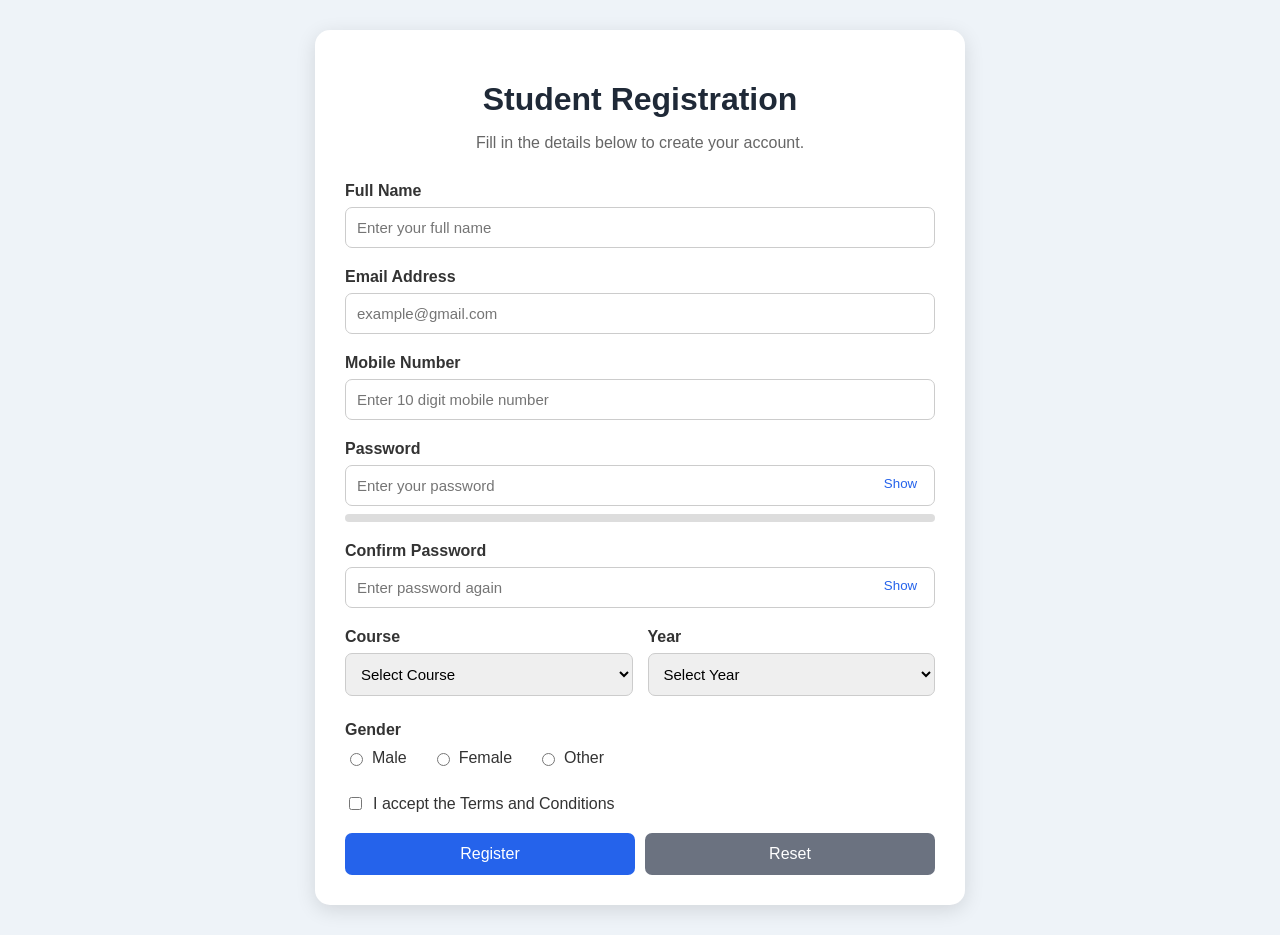
<file: PRACTICAL-5/index.html>
<!DOCTYPE html>
<html lang="en">
<head>
    <meta charset="UTF-8">
    <meta name="viewport" content="width=device-width, initial-scale=1.0">

    <title>Student Registration Form</title>

    <link rel="stylesheet" href="style.css">
</head>

<body>

<div class="container">

    <h1>Student Registration</h1>

    <p class="subtitle">
        Fill in the details below to create your account.
    </p>

    <form id="registrationForm">

        <div class="form-group">
            <label for="name">Full Name</label>

            <input
                type="text"
                id="name"
                placeholder="Enter your full name">

            <small class="error" id="nameError"></small>
        </div>


        <div class="form-group">
            <label for="email">Email Address</label>

            <input
                type="email"
                id="email"
                placeholder="example@gmail.com">

            <small class="error" id="emailError"></small>
        </div>


        <div class="form-group">
            <label for="mobile">Mobile Number</label>

            <input
                type="tel"
                id="mobile"
                maxlength="10"
                placeholder="Enter 10 digit mobile number">

            <small class="error" id="mobileError"></small>
        </div>


        <div class="form-group">

            <label for="password">Password</label>

            <div class="password-box">

                <input
                    type="password"
                    id="password"
                    placeholder="Enter your password">

                <button
                    type="button"
                    class="show-btn"
                    id="showPassword">
                    Show
                </button>

            </div>

            <div class="strength-container">
                <div id="strengthBar"></div>
            </div>

            <small id="strengthText"></small>

            <small class="error" id="passwordError"></small>
        </div>


        <div class="form-group">

            <label for="confirmPassword">
                Confirm Password
            </label>

            <div class="password-box">

                <input
                    type="password"
                    id="confirmPassword"
                    placeholder="Enter password again">

                <button
                    type="button"
                    class="show-btn"
                    id="showConfirmPassword">
                    Show
                </button>

            </div>

            <small
                class="error"
                id="confirmPasswordError">
            </small>

        </div>


        <div class="form-row">

            <div class="form-group">

                <label for="course">
                    Course
                </label>

                <select id="course">

                    <option value="">
                        Select Course
                    </option>

                    <option value="B.Tech IT">
                        B.Tech IT
                    </option>

                    <option value="B.Tech CSE">
                        B.Tech CSE
                    </option>

                    <option value="BCA">
                        BCA
                    </option>

                    <option value="MCA">
                        MCA
                    </option>

                </select>

                <small
                    class="error"
                    id="courseError">
                </small>

            </div>


            <div class="form-group">

                <label for="year">
                    Year
                </label>

                <select id="year">

                    <option value="">
                        Select Year
                    </option>

                    <option value="First Year">
                        First Year
                    </option>

                    <option value="Second Year">
                        Second Year
                    </option>

                    <option value="Third Year">
                        Third Year
                    </option>

                    <option value="Fourth Year">
                        Fourth Year
                    </option>

                </select>

                <small
                    class="error"
                    id="yearError">
                </small>

            </div>

        </div>


        <div class="form-group">

            <label>Gender</label>

            <div class="gender-box">

                <label>
                    <input
                        type="radio"
                        name="gender"
                        value="Male">
                    Male
                </label>

                <label>
                    <input
                        type="radio"
                        name="gender"
                        value="Female">
                    Female
                </label>

                <label>
                    <input
                        type="radio"
                        name="gender"
                        value="Other">
                    Other
                </label>

            </div>

            <small
                class="error"
                id="genderError">
            </small>

        </div>


        <div class="form-group terms-box">

            <label>

                <input
                    type="checkbox"
                    id="terms">

                I accept the Terms and Conditions

            </label>

            <small
                class="error"
                id="termsError">
            </small>

        </div>


        <div class="button-group">

            <button
                type="submit"
                class="register-btn">
                Register
            </button>

            <button
                type="reset"
                class="reset-btn"
                id="resetButton">
                Reset
            </button>

        </div>


        <div
            id="successMessage"
            class="success-message">
        </div>

    </form>

</div>


<script src="script.js"></script>

</body>
</html>
</file>
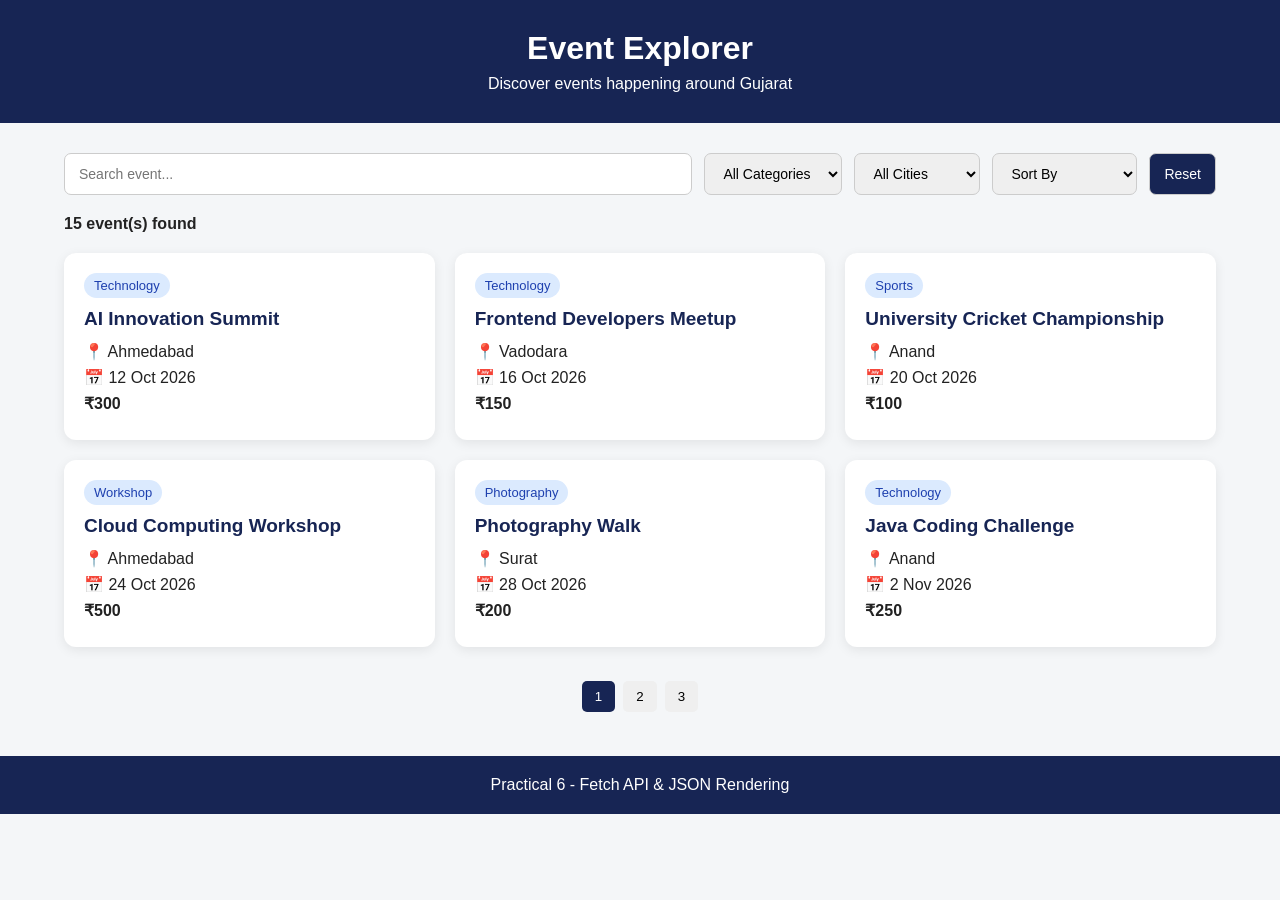
<file: PRACTICAL-6/index.html>
<!DOCTYPE html>
<html lang="en">

<head>
    <meta charset="UTF-8">
    <meta name="viewport" content="width=device-width, initial-scale=1.0">
    <title>Event Explorer</title>

    <link rel="stylesheet" href="style.css">
</head>

<body>

    <header>
        <h1>Event Explorer</h1>
        <p>Discover events happening around Gujarat</p>
    </header>

    <main>

        <section class="controls">

            <input
                type="text"
                id="searchInput"
                placeholder="Search event..."
            >

            <select id="categoryFilter">
                <option value="All">All Categories</option>
                <option value="Technology">Technology</option>
                <option value="Sports">Sports</option>
                <option value="Workshop">Workshop</option>
                <option value="Business">Business</option>
                <option value="Photography">Photography</option>
                <option value="Entertainment">Entertainment</option>
            </select>

            <select id="cityFilter">
                <option value="All">All Cities</option>
                <option value="Ahmedabad">Ahmedabad</option>
                <option value="Anand">Anand</option>
                <option value="Vadodara">Vadodara</option>
                <option value="Surat">Surat</option>
                <option value="Rajkot">Rajkot</option>
            </select>

            <select id="sortSelect">
                <option value="default">Sort By</option>
                <option value="title">Name A-Z</option>
                <option value="date">Date</option>
                <option value="priceLow">Price Low-High</option>
                <option value="priceHigh">Price High-Low</option>
            </select>

            <button id="resetButton">Reset</button>

        </section>

        <section class="summary">
            <p id="resultCount"></p>
        </section>

        <div id="loading">
            Loading events...
        </div>

        <div id="error"></div>

        <section id="eventContainer" class="event-grid"></section>

        <div id="pagination" class="pagination"></div>

    </main>

    <footer>
        <p>Practical 6 - Fetch API & JSON Rendering</p>
    </footer>

    <script type="module" src="js/app.js"></script>

</body>

</html>
</file>
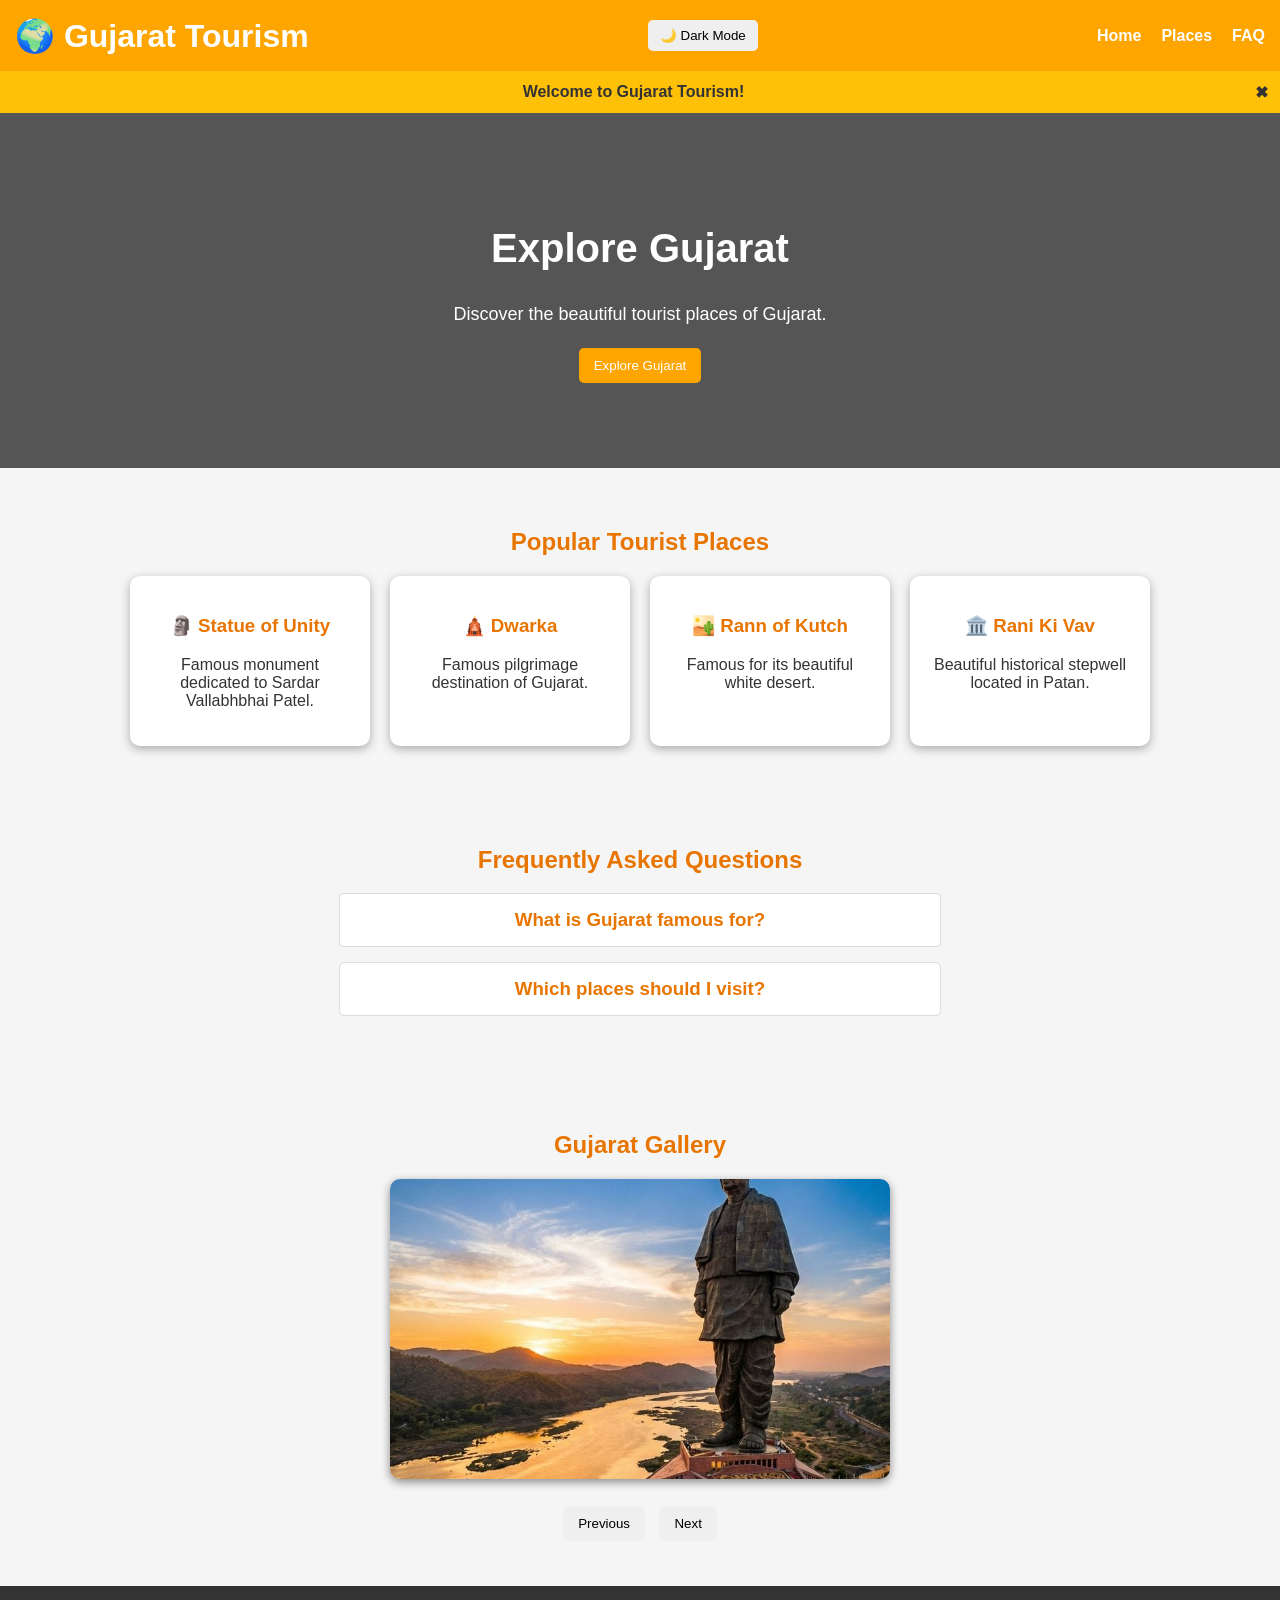
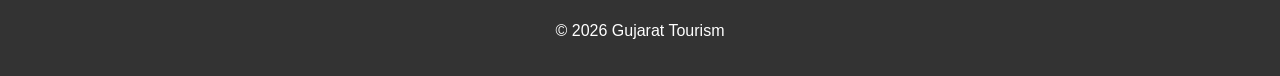
<file: PRACTICAL-4/PAGES/index.html>
<!DOCTYPE html>
<html lang="en">

<head>

    <meta charset="UTF-8">

    <meta name="viewport" content="width=device-width, initial-scale=1.0">

    <title>Gujarat Tourism</title>

    <!-- Connect CSS -->
    <link rel="stylesheet" href="../style4.css">

</head>


<body>


    <!-- Header -->

    <header>

        <h1>🌍 Gujarat Tourism</h1>

        <button id="themeBtn">
            🌙 Dark Mode
        </button>

        <div class="menu-icon">
            ☰
        </div>

        <nav class="navbar">

            <a href="#">Home</a>

            <a href="#places">Places</a>

            <a href="#faq">FAQ</a>

        </nav>

    </header>


    <!-- Notification Banner -->

    <div class="notification">

        Welcome to Gujarat Tourism!

        <span id="closeBanner">
            ✖
        </span>

    </div>


    <!-- Home Section -->

    <section class="home">

        <h2>Explore Gujarat</h2>

        <p>
            Discover the beautiful tourist places of Gujarat.
        </p>

        <button id="openModal">
            Explore Gujarat
        </button>

    </section>


    <!-- Tourist Places -->

    <section id="places">

        <h2>Popular Tourist Places</h2>


        <div class="cards">


            <div class="card">

                <h3>🗿 Statue of Unity</h3>

                <p>
                    Famous monument dedicated to
                    Sardar Vallabhbhai Patel.
                </p>

            </div>


            <div class="card">

                <h3>🛕 Dwarka</h3>

                <p>
                    Famous pilgrimage destination
                    of Gujarat.
                </p>

            </div>


            <div class="card">

                <h3>🏜️ Rann of Kutch</h3>

                <p>
                    Famous for its beautiful
                    white desert.
                </p>

            </div>


            <div class="card">

                <h3>🏛️ Rani Ki Vav</h3>

                <p>
                    Beautiful historical stepwell
                    located in Patan.
                </p>

            </div>


        </div>

    </section>


    <!-- FAQ -->

    <section id="faq">

        <h2>Frequently Asked Questions</h2>


        <div class="faq">

            <h3 class="question">
                What is Gujarat famous for?
            </h3>

            <p class="answer">
                Gujarat is famous for its culture,
                history, food and tourist places.
            </p>

        </div>


        <div class="faq">

            <h3 class="question">
                Which places should I visit?
            </h3>

            <p class="answer">
                Statue of Unity, Dwarka, Rann of Kutch
                and Rani Ki Vav are popular places.
            </p>

        </div>

    </section>


    <!-- Image Slider -->

    <section>

        <h2>Gujarat Gallery</h2>


        <img
            id="slider"
            src="../images/statue.jpeg"
            alt="Gujarat Tourist Place"
        >


        <br><br>


        <button id="prev">
            Previous
        </button>


        <button id="next">
            Next
        </button>

    </section>


    <!-- Modal -->

    <div id="modal">

        <div class="modal-content">

            <span id="closeModal">
                ✖
            </span>

            <h2>Welcome to Gujarat!</h2>

            <p>
                Explore the history, culture and
                beauty of Gujarat.
            </p>

        </div>

    </div>


    <!-- Footer -->

    <footer>

        <p>
            © 2026 Gujarat Tourism
        </p>

    </footer>


    <!-- Connect JavaScript -->

    <script src="../script4.js"></script>


</body>

</html>
</file>
<file: PRACTICAL-5/style.css>
* {
    box-sizing: border-box;
}

body {
    margin: 0;
    padding: 30px 15px;

    font-family: Arial, sans-serif;

    background-color: #eef3f8;
}


.container {
    max-width: 650px;

    margin: auto;

    background-color: white;

    padding: 30px;

    border-radius: 15px;

    box-shadow: 0 5px 20px
    rgba(0, 0, 0, 0.12);
}


h1 {
    text-align: center;

    margin-bottom: 5px;

    color: #1f2937;
}


.subtitle {
    text-align: center;

    color: #666;

    margin-bottom: 30px;
}


.form-group {
    margin-bottom: 20px;
}


label {
    display: block;

    margin-bottom: 7px;

    font-weight: bold;

    color: #333;
}


input,
select {
    width: 100%;

    padding: 11px;

    border: 1px solid #ccc;

    border-radius: 7px;

    font-size: 15px;

    outline: none;
}


input:focus,
select:focus {
    border-color: #2563eb;
}


.form-row {
    display: flex;

    gap: 15px;
}


.form-row .form-group {
    width: 50%;
}


.error {
    display: block;

    color: red;

    font-size: 13px;

    margin-top: 5px;
}


.input-error {
    border: 2px solid red;
}


.input-success {
    border: 2px solid green;
}


.password-box {
    position: relative;

    display: flex;
}


.password-box input {
    padding-right: 70px;
}


.show-btn {
    position: absolute;

    right: 7px;

    top: 6px;

    width: 55px;

    padding: 5px;

    border: none;

    background-color: transparent;

    color: #2563eb;

    cursor: pointer;
}


.strength-container {
    width: 100%;

    height: 8px;

    background-color: #ddd;

    border-radius: 5px;

    margin-top: 8px;

    overflow: hidden;
}


#strengthBar {
    width: 0;

    height: 100%;

    transition: 0.3s;
}


#strengthText {
    display: block;

    margin-top: 5px;

    font-size: 13px;
}


.gender-box {
    display: flex;

    gap: 25px;

    margin-top: 10px;
}


.gender-box label {
    display: flex;

    align-items: center;

    gap: 6px;

    font-weight: normal;
}


.gender-box input {
    width: auto;
}


.terms-box label {
    display: flex;

    align-items: center;

    gap: 8px;

    font-weight: normal;
}


.terms-box input {
    width: auto;
}


.button-group {
    display: flex;

    gap: 10px;
}


.register-btn,
.reset-btn {
    width: 50%;

    padding: 12px;

    border: none;

    border-radius: 7px;

    color: white;

    font-size: 16px;

    cursor: pointer;
}


.register-btn {
    background-color: #2563eb;
}


.register-btn:hover {
    background-color: #1d4ed8;
}


.reset-btn {
    background-color: #6b7280;
}


.reset-btn:hover {
    background-color: #4b5563;
}


.success-message {
    display: none;

    margin-top: 20px;

    padding: 15px;

    text-align: center;

    color: green;

    background-color: #dcfce7;

    border: 1px solid green;

    border-radius: 7px;

    font-weight: bold;
}


@media screen and (max-width: 600px) {

    .form-row {
        display: block;
    }

    .form-row .form-group {
        width: 100%;
    }

    .gender-box {
        flex-direction: column;

        gap: 10px;
    }

}
</file>
<file: PRACTICAL-6/style.css>
* {
    margin: 0;
    padding: 0;
    box-sizing: border-box;
}

body {
    font-family: Arial, sans-serif;
    background: #f4f6f8;
    color: #222;
}

header {
    background: #172554;
    color: white;
    text-align: center;
    padding: 30px;
}

header h1 {
    margin-bottom: 8px;
}

main {
    width: 90%;
    max-width: 1200px;
    margin: 30px auto;
}

.controls {
    display: flex;
    flex-wrap: wrap;
    gap: 12px;
    margin-bottom: 20px;
}

.controls input,
.controls select,
.controls button {
    padding: 11px 14px;
    border: 1px solid #ccc;
    border-radius: 7px;
    font-size: 14px;
}

.controls input {
    flex: 1;
    min-width: 220px;
}

.controls button {
    background: #172554;
    color: white;
    cursor: pointer;
}

.controls button:hover {
    background: #1e3a8a;
}

.summary {
    margin-bottom: 20px;
    font-weight: bold;
}

.event-grid {
    display: grid;
    grid-template-columns: repeat(3, 1fr);
    gap: 20px;
}

.event-card {
    background: white;
    padding: 20px;
    border-radius: 12px;
    box-shadow: 0 3px 12px rgba(0, 0, 0, 0.08);
    transition: 0.3s;
}

.event-card:hover {
    transform: translateY(-5px);
}

.event-card h2 {
    font-size: 19px;
    margin-bottom: 12px;
    color: #172554;
}

.event-card p {
    margin: 7px 0;
}

.badge {
    display: inline-block;
    background: #dbeafe;
    color: #1e40af;
    padding: 5px 10px;
    border-radius: 20px;
    margin-bottom: 10px;
    font-size: 13px;
}

.price {
    font-weight: bold;
    margin-top: 12px;
}

.pagination {
    text-align: center;
    margin: 30px 0;
}

.pagination button {
    margin: 4px;
    padding: 8px 13px;
    border: none;
    border-radius: 5px;
    cursor: pointer;
}

.pagination button.active {
    background: #172554;
    color: white;
}

#loading {
    text-align: center;
    padding: 30px;
    font-size: 18px;
}

#error {
    color: red;
    text-align: center;
    margin: 20px;
}

footer {
    text-align: center;
    padding: 20px;
    background: #172554;
    color: white;
    margin-top: 40px;
}

@media (max-width: 900px) {

    .event-grid {
        grid-template-columns: repeat(2, 1fr);
    }

}

@media (max-width: 600px) {

    .event-grid {
        grid-template-columns: 1fr;
    }

}
</file>
<file: PRACTICAL-4/style4.css>
/* =========================
   BODY
========================= */

body {

    font-family: Arial, sans-serif;

    margin: 0;

    background-color: #f5f5f5;

    color: #333;

    transition: 0.4s;

}


/* =========================
   DARK MODE
========================= */

.dark {

    background-color: #222;

    color: white;

}


/* =========================
   HEADER
========================= */

header {

    background-color: orange;

    color: white;

    padding: 15px;

    display: flex;

    align-items: center;

    justify-content: space-between;

    flex-wrap: wrap;

}


header h1 {

    margin: 0;

}


/* =========================
   THEME BUTTON
========================= */

#themeBtn {

    padding: 8px 12px;

    border: none;

    border-radius: 5px;

    cursor: pointer;

}


/* =========================
   NAVIGATION
========================= */

.navbar {

    display: flex;

    gap: 20px;

}


.navbar a {

    color: white;

    text-decoration: none;

    font-weight: bold;

}


/* =========================
   HAMBURGER
========================= */

.menu-icon {

    display: none;

    font-size: 30px;

    cursor: pointer;

}


/* =========================
   NOTIFICATION
========================= */

.notification {

    background-color: #ffc107;

    padding: 12px;

    text-align: center;

    font-weight: bold;

}


#closeBanner {

    float: right;

    cursor: pointer;

}


/* =========================
   SECTIONS
========================= */

section {

    padding: 40px 20px;

    text-align: center;

}


section h2 {

    color: #e87500;

}


/* =========================
   HOME
========================= */

.home {

    background-color: #555;

    color: white;

    padding: 80px 20px;

}


.home h2 {

    color: white;

    font-size: 40px;

}


.home p {

    font-size: 18px;

}


/* =========================
   BUTTONS
========================= */

button {

    padding: 10px 15px;

    margin: 5px;

    border: none;

    border-radius: 5px;

    cursor: pointer;

}


.home button {

    background-color: orange;

    color: white;

}


/* =========================
   TOURIST CARDS
========================= */

.cards {

    display: flex;

    justify-content: center;

    gap: 20px;

    flex-wrap: wrap;

}


.card {

    background-color: white;

    width: 200px;

    padding: 20px;

    border-radius: 10px;

    box-shadow: 0 3px 10px #aaa;

}


.card h3 {

    color: #e87500;

}


.dark .card {

    background-color: #333;

    color: white;

}


/* =========================
   FAQ
========================= */

.faq {

    max-width: 600px;

    margin: 15px auto;

    background-color: white;

    border: 1px solid #ddd;

    border-radius: 5px;

}


.dark .faq {

    background-color: #333;

}


.question {

    padding: 15px;

    margin: 0;

    color: #e87500;

    cursor: pointer;

}


.answer {

    display: none;

    padding: 15px;

    margin: 0;

    border-top: 1px solid #ddd;

}


/* =========================
   IMAGE SLIDER
========================= */

#slider {

    width: 500px;

    height: 300px;

    max-width: 90%;

    object-fit: cover;

    border-radius: 10px;

    box-shadow: 0 3px 10px #888;

}


/* =========================
   MODAL
========================= */

#modal {

    display: none;

    position: fixed;

    top: 0;

    left: 0;

    width: 100%;

    height: 100%;

    background-color: rgba(0, 0, 0, 0.6);

}


.modal-content {

    background-color: white;

    color: black;

    width: 300px;

    padding: 25px;

    margin: 120px auto;

    text-align: center;

    border-radius: 10px;

}


#closeModal {

    float: right;

    cursor: pointer;

    font-size: 20px;

}


/* =========================
   FOOTER
========================= */

footer {

    background-color: #333;

    color: white;

    text-align: center;

    padding: 20px;

}


/* =========================
   MOBILE
========================= */

@media (max-width: 768px) {


    .navbar {

        display: none;

        flex-direction: column;

        width: 100%;

        text-align: center;

        margin-top: 15px;

    }


    .navbar.active {

        display: flex;

    }


    .menu-icon {

        display: block;

    }


    .home h2 {

        font-size: 30px;

    }

}
</file>
